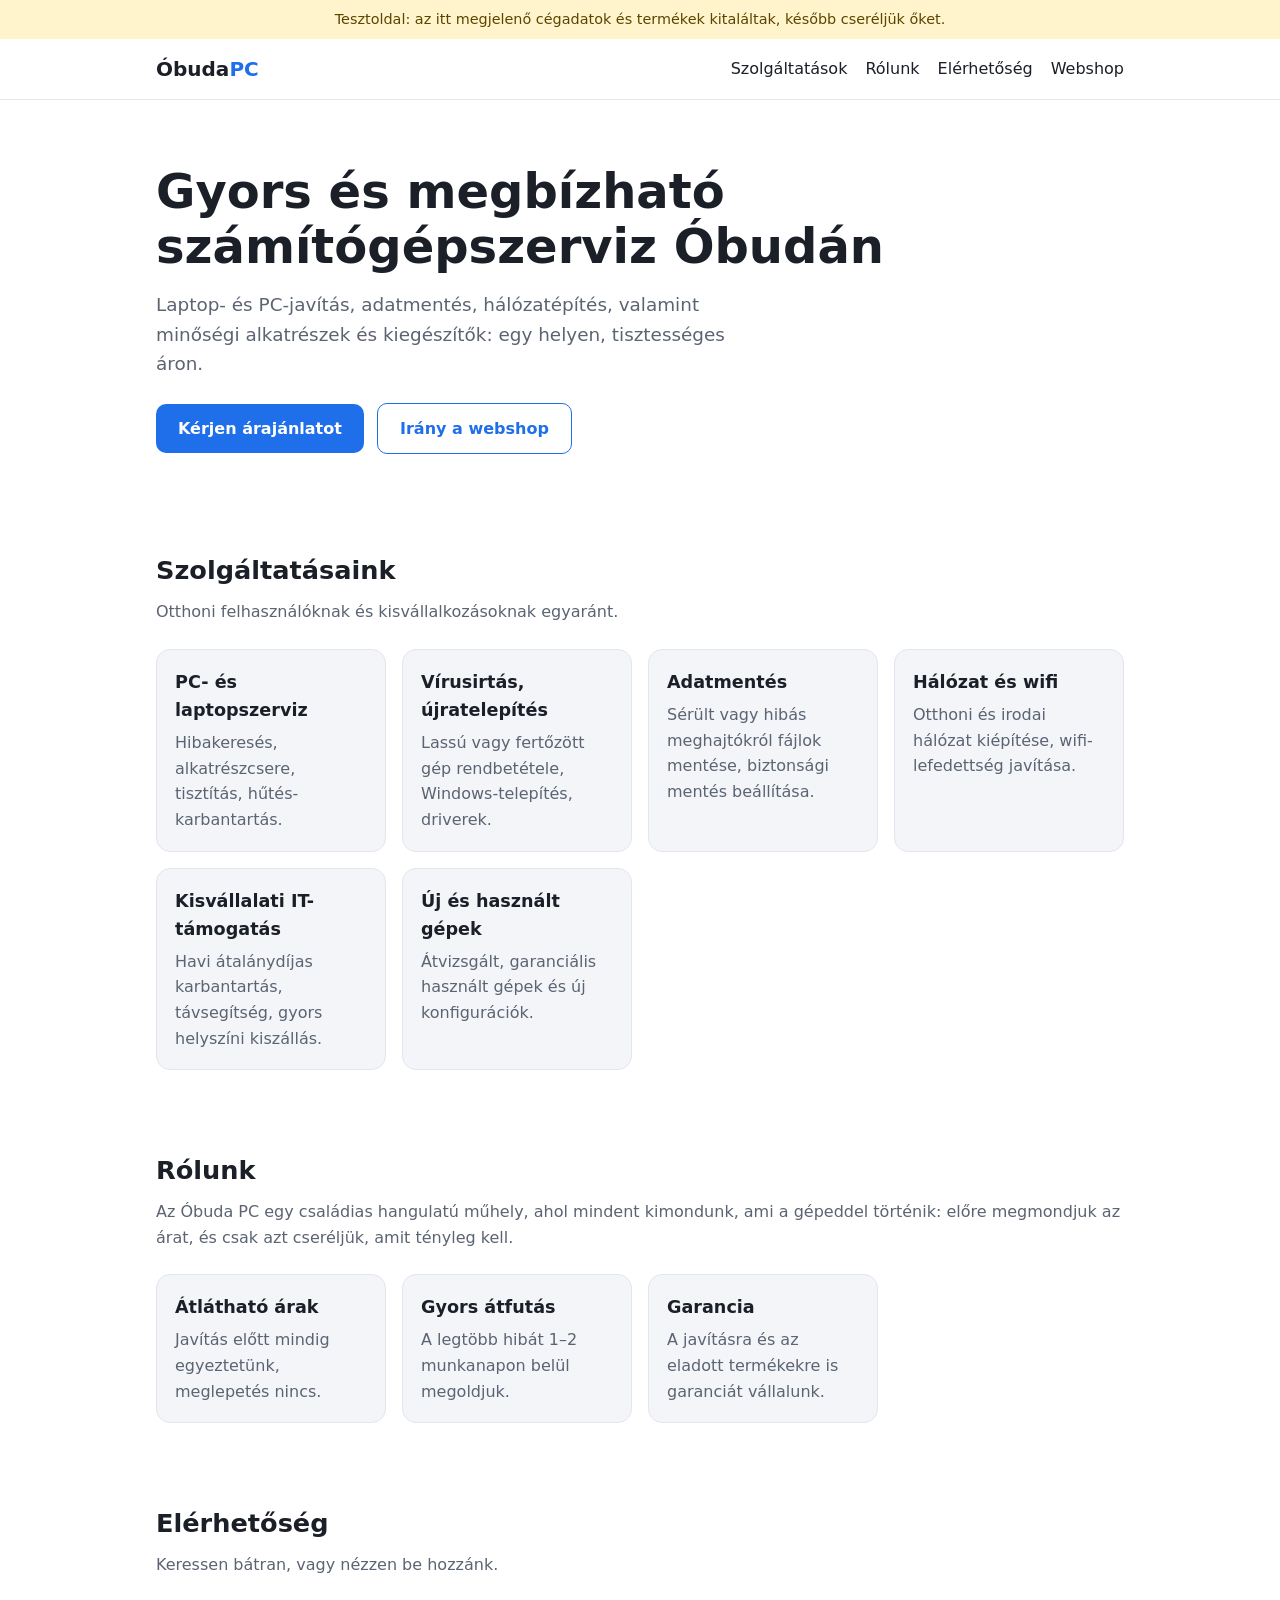
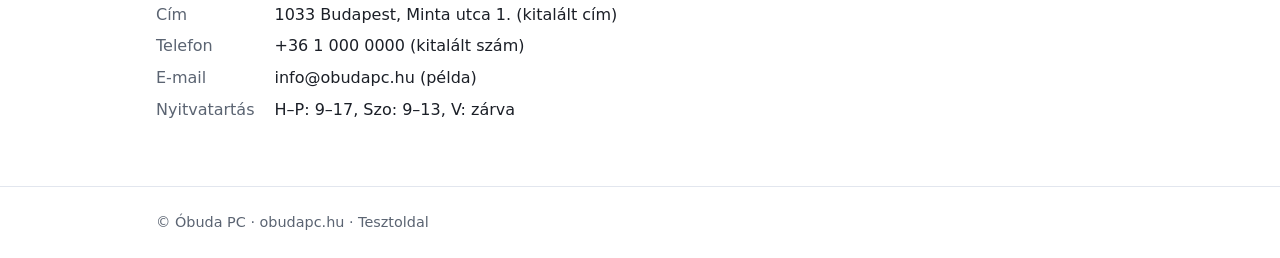
<file: index.html>
<!doctype html>
<html lang="hu">
<head>
  <meta charset="utf-8">
  <meta name="viewport" content="width=device-width, initial-scale=1">
  <title>Óbuda PC – számítógépszerviz és webshop</title>
  <meta name="description" content="Óbuda PC: PC- és laptopszerviz, adatmentés, hálózatépítés és számítástechnikai termékek Óbudán. (Tesztoldal)">
  <link rel="stylesheet" href="style.css">
</head>
<body>
  <div class="test-banner">Tesztoldal: az itt megjelenő cégadatok és termékek kitaláltak, később cseréljük őket.</div>

  <nav>
    <div class="wrap">
      <a class="logo" href="/">Óbuda<span>PC</span></a>
      <ul>
        <li><a class="link" href="#szolgaltatasok">Szolgáltatások</a></li>
        <li><a class="link" href="#rolunk">Rólunk</a></li>
        <li><a class="link" href="#elerhetoseg">Elérhetőség</a></li>
        <li><a class="link" href="bolt">Webshop</a></li>
      </ul>
    </div>
  </nav>

  <header class="hero">
    <div class="wrap">
      <h1>Gyors és megbízható számítógépszerviz Óbudán</h1>
      <p>Laptop- és PC-javítás, adatmentés, hálózatépítés, valamint minőségi alkatrészek és kiegészítők: egy helyen, tisztességes áron.</p>
      <a class="btn" href="#elerhetoseg">Kérjen árajánlatot</a>
      <a class="btn ghost" href="bolt">Irány a webshop</a>
    </div>
  </header>

  <main>
    <section id="szolgaltatasok">
      <div class="wrap">
        <h2>Szolgáltatásaink</h2>
        <p class="lead">Otthoni felhasználóknak és kisvállalkozásoknak egyaránt.</p>
        <div class="grid">
          <article class="card"><h3>PC- és laptopszerviz</h3><p>Hibakeresés, alkatrészcsere, tisztítás, hűtés-karbantartás.</p></article>
          <article class="card"><h3>Vírusirtás, újratelepítés</h3><p>Lassú vagy fertőzött gép rendbetétele, Windows-telepítés, driverek.</p></article>
          <article class="card"><h3>Adatmentés</h3><p>Sérült vagy hibás meghajtókról fájlok mentése, biztonsági mentés beállítása.</p></article>
          <article class="card"><h3>Hálózat és wifi</h3><p>Otthoni és irodai hálózat kiépítése, wifi-lefedettség javítása.</p></article>
          <article class="card"><h3>Kisvállalati IT-támogatás</h3><p>Havi átalánydíjas karbantartás, távsegítség, gyors helyszíni kiszállás.</p></article>
          <article class="card"><h3>Új és használt gépek</h3><p>Átvizsgált, garanciális használt gépek és új konfigurációk.</p></article>
        </div>
      </div>
    </section>

    <section id="rolunk">
      <div class="wrap">
        <h2>Rólunk</h2>
        <p class="lead">Az Óbuda PC egy családias hangulatú műhely, ahol mindent kimondunk, ami a gépeddel történik: előre megmondjuk az árat, és csak azt cseréljük, amit tényleg kell.</p>
        <div class="grid">
          <article class="card"><h3>Átlátható árak</h3><p>Javítás előtt mindig egyeztetünk, meglepetés nincs.</p></article>
          <article class="card"><h3>Gyors átfutás</h3><p>A legtöbb hibát 1–2 munkanapon belül megoldjuk.</p></article>
          <article class="card"><h3>Garancia</h3><p>A javításra és az eladott termékekre is garanciát vállalunk.</p></article>
        </div>
      </div>
    </section>

    <section id="elerhetoseg" class="contact">
      <div class="wrap">
        <h2>Elérhetőség</h2>
        <p class="lead">Keressen bátran, vagy nézzen be hozzánk.</p>
        <dl>
          <dt>Cím</dt><dd>1033 Budapest, Minta utca 1. (kitalált cím)</dd>
          <dt>Telefon</dt><dd>+36 1 000 0000 (kitalált szám)</dd>
          <dt>E-mail</dt><dd>info@obudapc.hu (példa)</dd>
          <dt>Nyitvatartás</dt><dd>H–P: 9–17, Szo: 9–13, V: zárva</dd>
        </dl>
      </div>
    </section>
  </main>

  <footer>
    <div class="wrap">&copy; Óbuda PC &middot; obudapc.hu &middot; Tesztoldal</div>
  </footer>
</body>
</html>
</file>
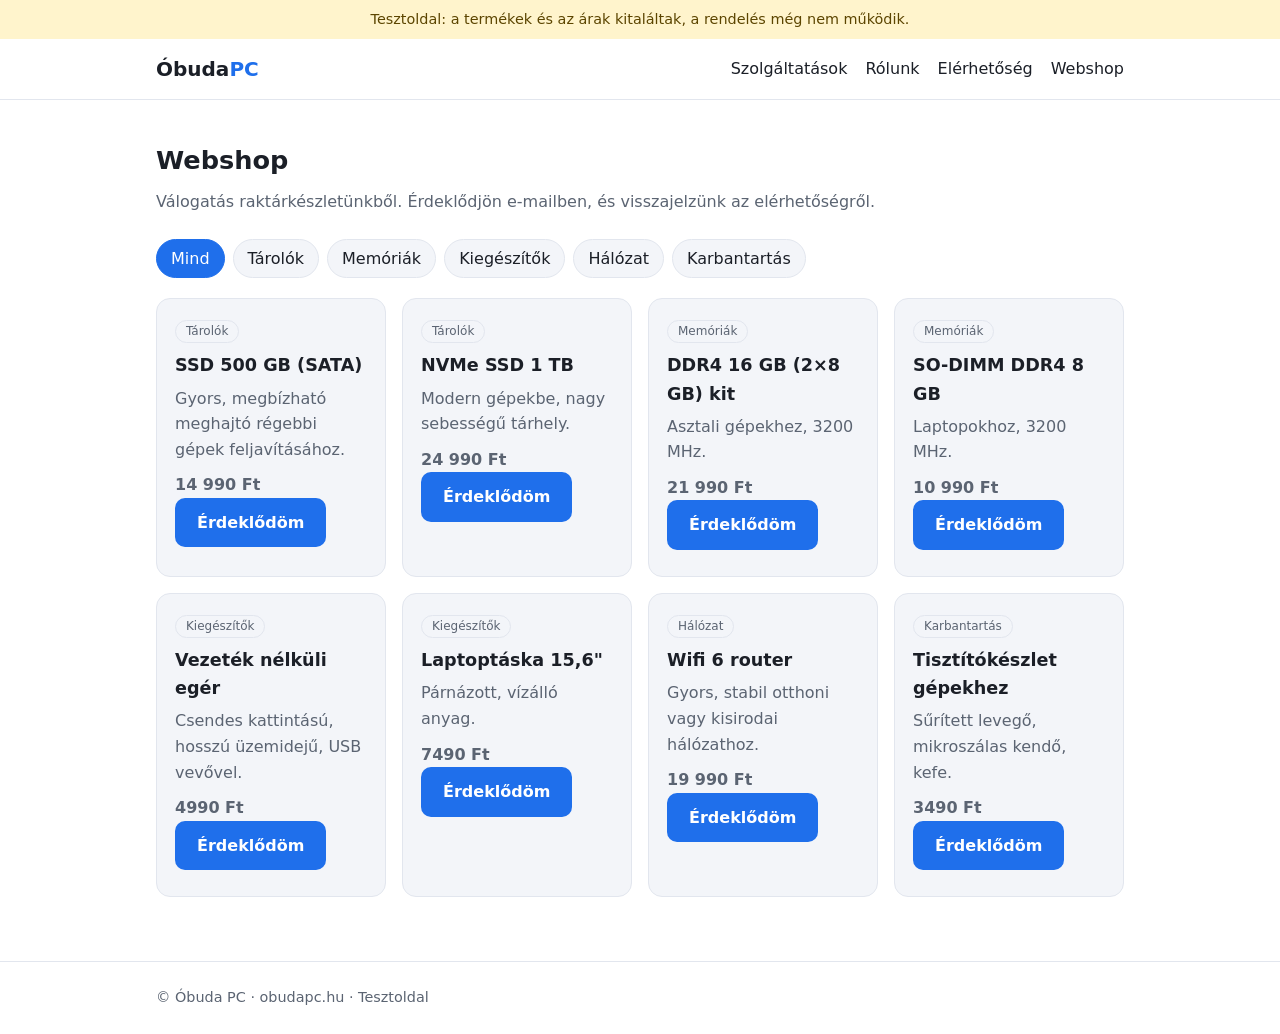
<file: bolt.html>
<!doctype html>
<html lang="hu">
<head>
  <meta charset="utf-8">
  <meta name="viewport" content="width=device-width, initial-scale=1">
  <title>Webshop – Óbuda PC</title>
  <meta name="description" content="Óbuda PC webshop: SSD-k, memóriák, kiegészítők. (Tesztoldal)">
  <link rel="stylesheet" href="style.css">
</head>
<body>
  <div class="test-banner">Tesztoldal: a termékek és az árak kitaláltak, a rendelés még nem működik.</div>

  <nav>
    <div class="wrap">
      <a class="logo" href="/">Óbuda<span>PC</span></a>
      <ul>
        <li><a class="link" href="/#szolgaltatasok">Szolgáltatások</a></li>
        <li><a class="link" href="/#rolunk">Rólunk</a></li>
        <li><a class="link" href="/#elerhetoseg">Elérhetőség</a></li>
        <li><a class="link" href="bolt">Webshop</a></li>
      </ul>
    </div>
  </nav>

  <main>
    <section>
      <div class="wrap">
        <h2>Webshop</h2>
        <p class="lead">Válogatás raktárkészletünkből. Érdeklődjön e-mailben, és visszajelzünk az elérhetőségről.</p>
        <div id="filters" class="filters"></div>
        <div id="products" class="grid" aria-live="polite"></div>
      </div>
    </section>
  </main>

  <footer>
    <div class="wrap">&copy; Óbuda PC &middot; obudapc.hu &middot; Tesztoldal</div>
  </footer>

  <script src="app.js"></script>
</body>
</html>
</file>
<file: style.css>
:root {
  --bg: #ffffff;
  --fg: #1b1f27;
  --muted: #5b6472;
  --card: #f3f5f9;
  --line: #e2e6ee;
  --accent: #1f6feb;
  --accent-fg: #ffffff;
  --banner: #fff4cc;
  --banner-fg: #5c4500;
}
@media (prefers-color-scheme: dark) {
  :root {
    --bg: #12151b;
    --fg: #eef1f6;
    --muted: #9aa4b5;
    --card: #1b2029;
    --line: #2a313d;
    --accent: #5b9bff;
    --accent-fg: #0b1220;
    --banner: #3a3010;
    --banner-fg: #f3dc8a;
  }
}
* { box-sizing: border-box; }
html { scroll-behavior: smooth; }
body {
  margin: 0;
  font-family: system-ui, -apple-system, "Segoe UI", sans-serif;
  background: var(--bg);
  color: var(--fg);
  line-height: 1.6;
}
a { color: var(--accent); }
.wrap { max-width: 1000px; margin: 0 auto; padding: 0 16px; }

.test-banner {
  background: var(--banner);
  color: var(--banner-fg);
  text-align: center;
  font-size: .9rem;
  padding: 8px 16px;
}

nav { border-bottom: 1px solid var(--line); }
nav .wrap { display: flex; align-items: center; justify-content: space-between; padding-top: 14px; padding-bottom: 14px; gap: 12px; flex-wrap: wrap; }
.logo { font-weight: 700; font-size: 1.25rem; color: var(--fg); text-decoration: none; }
.logo span { color: var(--accent); }
nav ul { list-style: none; display: flex; gap: 18px; margin: 0; padding: 0; flex-wrap: wrap; }
nav a.link { color: var(--fg); text-decoration: none; }
nav a.link:hover { color: var(--accent); }

.hero { padding: 64px 0 48px; }
.hero h1 { font-size: clamp(2rem, 5vw, 3rem); line-height: 1.15; margin: 0 0 16px; }
.hero p { font-size: 1.15rem; color: var(--muted); max-width: 620px; margin: 0 0 24px; }
.btn {
  display: inline-block;
  background: var(--accent);
  color: var(--accent-fg);
  padding: 12px 22px;
  border-radius: 10px;
  text-decoration: none;
  font-weight: 600;
  margin: 0 8px 8px 0;
}
.btn.ghost { background: transparent; color: var(--accent); border: 1px solid var(--accent); }

section { padding: 40px 0; }
section h2 { margin: 0 0 8px; font-size: 1.6rem; }
.lead { color: var(--muted); margin: 0 0 24px; }

.grid { display: grid; grid-template-columns: repeat(auto-fill, minmax(230px, 1fr)); gap: 16px; }
.card { background: var(--card); border: 1px solid var(--line); border-radius: 14px; padding: 18px; }
.card h3 { margin: 0 0 6px; font-size: 1.1rem; }
.card p { margin: 0; color: var(--muted); }
.price { font-weight: 700; color: var(--fg); margin-top: 10px !important; }
.tag { display: inline-block; font-size: .75rem; color: var(--muted); border: 1px solid var(--line); border-radius: 999px; padding: 1px 10px; margin-bottom: 8px; }

.contact dl { display: grid; grid-template-columns: max-content 1fr; gap: 6px 20px; margin: 0; }
.contact dt { color: var(--muted); }
.contact dd { margin: 0; }

.filters { display: flex; flex-wrap: wrap; gap: 8px; margin-bottom: 20px; }
.filters button {
  border: 1px solid var(--line); background: var(--card); color: var(--fg);
  padding: 6px 14px; border-radius: 999px; cursor: pointer; font: inherit;
}
.filters button[aria-pressed="true"] { background: var(--accent); color: var(--accent-fg); border-color: var(--accent); }

footer { border-top: 1px solid var(--line); margin-top: 24px; padding: 24px 0; color: var(--muted); font-size: .9rem; }
</file>
